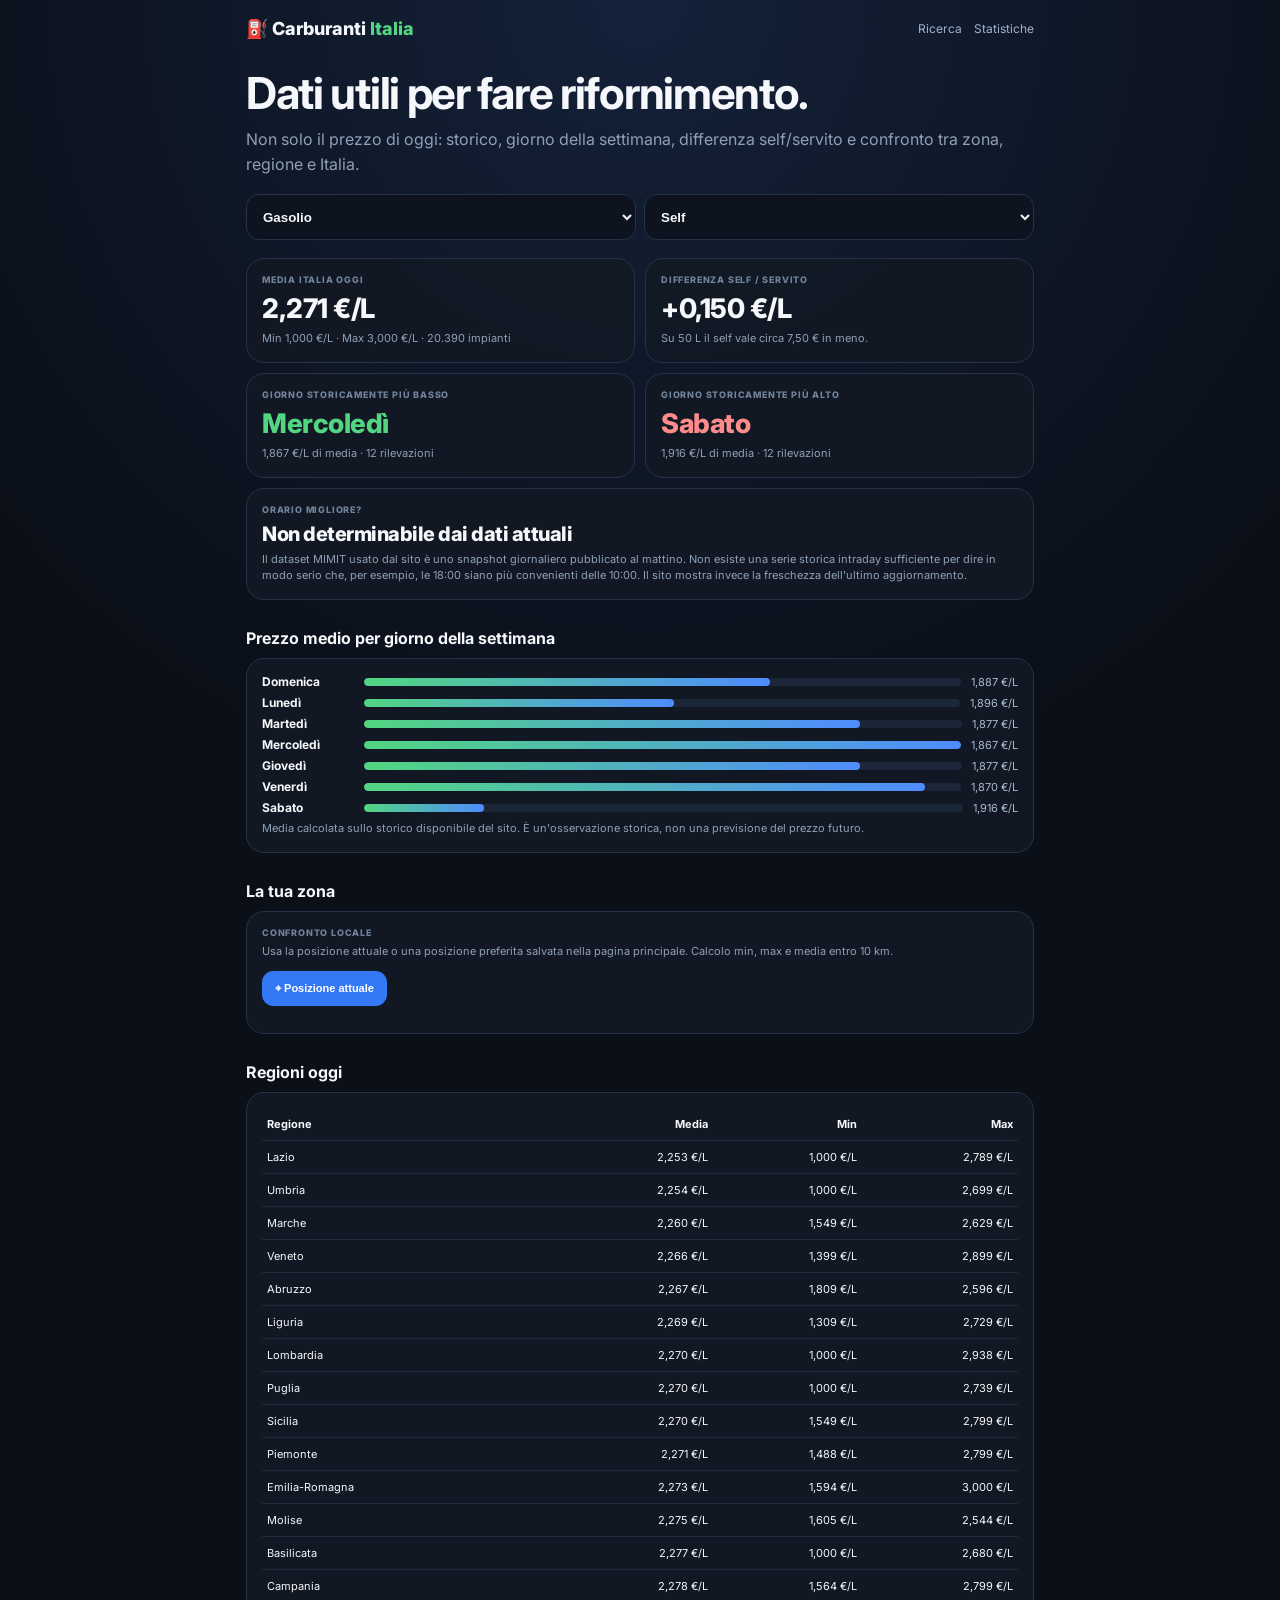
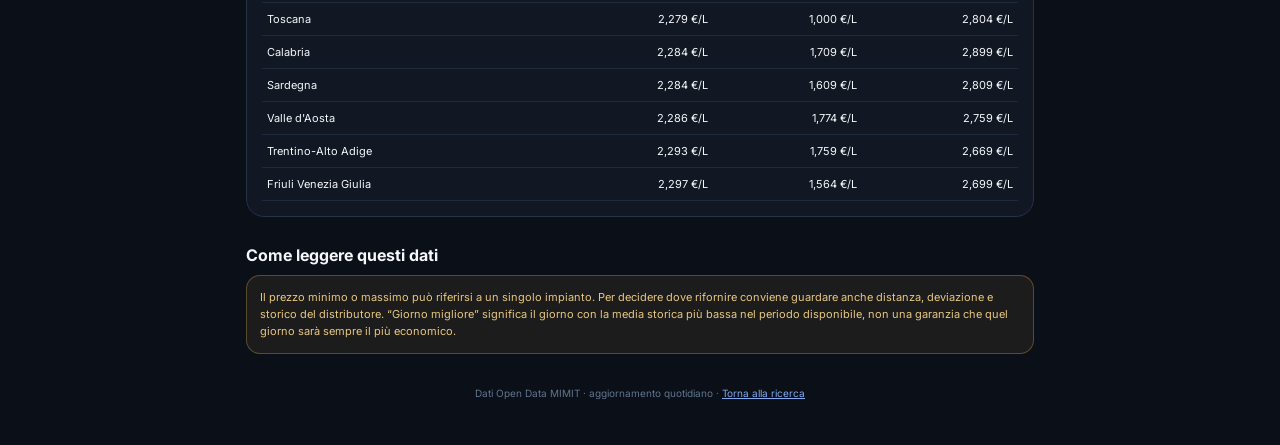
<file: site/dati-utili.html>
<!DOCTYPE html>
<html lang="it">
<head>
<meta charset="UTF-8">
<meta name="viewport" content="width=device-width,initial-scale=1,viewport-fit=cover">
<meta name="theme-color" content="#0a0f18">
<title>Dati utili carburanti — Carburanti Italia</title>
<meta name="description" content="Giorni più convenienti, minimi e massimi, confronto self-servito, prezzi in zona, regione e Italia dai dati MIMIT.">
<link rel="preconnect" href="https://fonts.googleapis.com">
<link href="https://fonts.googleapis.com/css2?family=Inter:wght@400;500;600;700;800&display=swap" rel="stylesheet">
<style>
:root{color-scheme:dark;--bg:#0a0f18;--panel:#111925;--panel2:#151f2d;--line:#253247;--text:#f5f7fa;--muted:#8fa0b5;--blue:#4f8cff;--green:#52d681;--red:#ef6464;--amber:#f1b84b}
*{box-sizing:border-box}body{margin:0;font-family:Inter,system-ui,-apple-system,sans-serif;background:radial-gradient(circle at top,#142139 0,#0a0f18 38%);color:var(--text);min-height:100vh}.shell{width:min(820px,100%);margin:auto;padding:18px 16px 44px}.top{display:flex;justify-content:space-between;align-items:center;gap:12px}.brand{font-weight:800;font-size:18px}.brand span{color:var(--green)}.nav{display:flex;gap:12px;align-items:center}.nav a{color:#9fb4cc;text-decoration:none;font-size:12px}.hero{margin:32px 0 18px}.hero h1{font-size:clamp(30px,8vw,44px);line-height:1.04;margin:0 0 10px;letter-spacing:-1.3px}.hero p{color:var(--muted);line-height:1.55;margin:0}.controls{display:grid;grid-template-columns:1fr 1fr;gap:8px;margin:18px 0}.control{height:46px;border:1px solid var(--line);background:#0d141f;color:var(--text);border-radius:13px;padding:0 12px;font-weight:700}.cards{display:grid;grid-template-columns:repeat(2,minmax(0,1fr));gap:10px}.card{background:rgba(17,25,37,.94);border:1px solid var(--line);border-radius:18px;padding:15px}.card.wide{grid-column:1/-1}.eyebrow{font-size:9px;text-transform:uppercase;letter-spacing:.8px;color:#70839a;font-weight:800}.value{font-size:27px;font-weight:800;margin-top:7px;letter-spacing:-.5px}.value.good{color:var(--green)}.value.bad{color:#ff8c8c}.sub{font-size:11px;color:var(--muted);line-height:1.45;margin-top:6px}.section-title{font-size:16px;margin:28px 0 10px}.day-list{display:grid;gap:6px}.day{display:grid;grid-template-columns:92px 1fr auto;gap:10px;align-items:center}.bar{height:8px;background:#1b2738;border-radius:999px;overflow:hidden}.bar span{display:block;height:100%;background:linear-gradient(90deg,#52d681,#4f8cff);border-radius:999px}.day strong{font-size:12px}.day em{font-style:normal;font-size:11px;color:#a8bacd}.local-actions{display:flex;gap:8px;flex-wrap:wrap;margin-top:11px}.btn{border:1px solid #365070;background:#132033;color:#dce9fb;border-radius:11px;padding:10px 12px;font-weight:800;font-size:11px;cursor:pointer}.btn.primary{background:#3478f6;border-color:#3478f6;color:#fff}.notice{padding:13px;border:1px solid rgba(241,184,75,.3);background:rgba(241,184,75,.08);border-radius:14px;color:#e8c77f;font-size:11px;line-height:1.55}.table{width:100%;border-collapse:collapse;font-size:11px}.table th,.table td{padding:9px 5px;border-bottom:1px solid #1e2b3e;text-align:right}.table th:first-child,.table td:first-child{text-align:left}.muted{color:var(--muted)}.footer{margin-top:32px;color:#61758d;font-size:10px;line-height:1.5;text-align:center}
@media(max-width:560px){.shell{padding:13px 11px 38px}.controls{grid-template-columns:1fr 1fr}.cards{grid-template-columns:1fr}.card.wide{grid-column:auto}.day{grid-template-columns:78px 1fr auto}.nav a:nth-child(2){display:none}}
</style>
</head>
<body>
<div class="shell">
<header class="top">
<div class="brand">⛽ Carburanti <span>Italia</span></div>
<nav class="nav"><a href="index.html">Ricerca</a><a href="statistiche.html">Statistiche</a></nav>
</header>

<section class="hero">
<h1>Dati utili per fare rifornimento.</h1>
<p>Non solo il prezzo di oggi: storico, giorno della settimana, differenza self/servito e confronto tra zona, regione e Italia.</p>
</section>

<div class="controls">
<select class="control" id="fuel"><option>Gasolio</option><option>Benzina</option><option>GPL</option><option>Metano</option></select>
<select class="control" id="mode"><option value="self">Self</option><option value="servito">Servito</option></select>
</div>

<div id="loading" class="notice">Carico i dati…</div>
<div id="content" style="display:none">

<div class="cards">
<div class="card"><div class="eyebrow">Media Italia oggi</div><div class="value" id="italy-avg">—</div><div class="sub" id="italy-range">—</div></div>
<div class="card"><div class="eyebrow">Differenza self / servito</div><div class="value" id="service-gap">—</div><div class="sub" id="service-saving">—</div></div>
<div class="card"><div class="eyebrow">Giorno storicamente più basso</div><div class="value good" id="best-day">—</div><div class="sub" id="best-day-note">ultimi dati disponibili</div></div>
<div class="card"><div class="eyebrow">Giorno storicamente più alto</div><div class="value bad" id="worst-day">—</div><div class="sub" id="worst-day-note">—</div></div>
<div class="card wide"><div class="eyebrow">Orario migliore?</div><div class="value" style="font-size:20px">Non determinabile dai dati attuali</div><div class="sub">Il dataset MIMIT usato dal sito è uno snapshot giornaliero pubblicato al mattino. Non esiste una serie storica intraday sufficiente per dire in modo serio che, per esempio, le 18:00 siano più convenienti delle 10:00. Il sito mostra invece la freschezza dell'ultimo aggiornamento.</div></div>
</div>

<h2 class="section-title">Prezzo medio per giorno della settimana</h2>
<div class="card"><div id="days" class="day-list"></div><div class="sub">Media calcolata sullo storico disponibile del sito. È un'osservazione storica, non una previsione del prezzo futuro.</div></div>

<h2 class="section-title">La tua zona</h2>
<div class="card">
<div class="eyebrow">Confronto locale</div>
<div class="sub">Usa la posizione attuale o una posizione preferita salvata nella pagina principale. Calcolo min, max e media entro 10 km.</div>
<div class="local-actions" id="local-actions"><button class="btn primary" id="gps">⌖ Posizione attuale</button></div>
<div id="local-result" style="margin-top:12px"></div>
</div>

<h2 class="section-title">Regioni oggi</h2>
<div class="card">
<table class="table"><thead><tr><th>Regione</th><th>Media</th><th>Min</th><th>Max</th></tr></thead><tbody id="regions"></tbody></table>
</div>

<h2 class="section-title">Come leggere questi dati</h2>
<div class="notice">Il prezzo minimo o massimo può riferirsi a un singolo impianto. Per decidere dove rifornire conviene guardare anche distanza, deviazione e storico del distributore. “Giorno migliore” significa il giorno con la media storica più bassa nel periodo disponibile, non una garanzia che quel giorno sarà sempre il più economico.</div>

</div>
<footer class="footer">Dati Open Data MIMIT · aggiornamento quotidiano · <a href="index.html" style="color:#7fa9ee">Torna alla ricerca</a></footer>
</div>
<script>
(function(){
"use strict";
var latest=null,history=null,stations=null;
var fuelEl=document.getElementById("fuel"),modeEl=document.getElementById("mode");
Promise.all([
 fetch("data/latest.json",{cache:"no-store"}).then(function(r){return r.json()}),
 fetch("data/history.json",{cache:"no-store"}).then(function(r){return r.json()})
]).then(function(x){
 latest=x[0];history=x[1];
 document.getElementById("loading").style.display="none";
 document.getElementById("content").style.display="block";
 render();
 renderFavoriteButtons();
}).catch(function(){document.getElementById("loading").textContent="Impossibile caricare i dati.";});
fuelEl.onchange=render;modeEl.onchange=render;

function euro(v){return v==null?"n.d.":Number(v).toFixed(3).replace(".",",")+" €/L"}
function weekdayName(n){return ["Domenica","Lunedì","Martedì","Mercoledì","Giovedì","Venerdì","Sabato"][n]}
function statsForDay(){
 var fuel=fuelEl.value,mode=modeEl.value,buckets=[[],[],[],[],[],[],[]];
 history.forEach(function(h){var p=h&&h.nazionale&&h.nazionale[fuel]&&h.nazionale[fuel][mode]&&h.nazionale[fuel][mode].media;if(p){var d=new Date(h.data+"T12:00:00");buckets[d.getDay()].push(+p);}});
 return buckets.map(function(arr,i){return {day:i,count:arr.length,avg:arr.length?arr.reduce(function(a,b){return a+b},0)/arr.length:null};}).filter(function(x){return x.avg!==null});
}
function render(){
 var fuel=fuelEl.value,mode=modeEl.value,n=latest.nazionale&&latest.nazionale[fuel]&&latest.nazionale[fuel][mode];
 if(!n)return;
 document.getElementById("italy-avg").textContent=euro(n.media);
 document.getElementById("italy-range").textContent="Min "+euro(n.min)+" · Max "+euro(n.max)+" · "+(n.num_impianti||0).toLocaleString("it-IT")+" impianti";
 var ns=latest.nazionale[fuel]||{},self=ns.self&&ns.self.media,serv=ns.servito&&ns.servito.media;
 var gap=self&&serv?serv-self:null;
 document.getElementById("service-gap").textContent=gap==null?"n.d.":"+"+gap.toFixed(3).replace(".",",")+" €/L";
 document.getElementById("service-saving").textContent=gap==null?"":"Su 50 L il self vale circa "+(gap*50).toFixed(2).replace(".",",")+" € in meno.";
 var ds=statsForDay().sort(function(a,b){return a.avg-b.avg}),best=ds[0],worst=ds[ds.length-1];
 document.getElementById("best-day").textContent=best?weekdayName(best.day):"n.d.";
 document.getElementById("best-day-note").textContent=best?euro(best.avg)+" di media · "+best.count+" rilevazioni":"";
 document.getElementById("worst-day").textContent=worst?weekdayName(worst.day):"n.d.";
 document.getElementById("worst-day-note").textContent=worst?euro(worst.avg)+" di media · "+worst.count+" rilevazioni":"";
 renderDays(ds);
 renderRegions();
 var lr=document.getElementById("local-result");if(lr.dataset.lat)renderLocal(+lr.dataset.lat,+lr.dataset.lng,lr.dataset.label||"Zona");
}
function renderDays(){
 var ds=statsForDay(),vals=ds.map(function(x){return x.avg}),lo=Math.min.apply(null,vals),hi=Math.max.apply(null,vals),wrap=document.getElementById("days");
 ds.sort(function(a,b){return a.day-b.day});
 wrap.innerHTML=ds.map(function(x){var pct=hi===lo?100:20+80*(hi-x.avg)/(hi-lo);return '<div class="day"><strong>'+weekdayName(x.day)+'</strong><div class="bar"><span style="width:'+pct.toFixed(0)+'%"></span></div><em>'+euro(x.avg)+'</em></div>';}).join("");
}
function renderRegions(){
 var fuel=fuelEl.value,mode=modeEl.value,rows=[];
 Object.keys(latest.regionale||{}).forEach(function(name){var s=latest.regionale[name]&&latest.regionale[name][fuel]&&latest.regionale[name][fuel][mode];if(s&&s.media)rows.push({name:name,s:s});});
 rows.sort(function(a,b){return a.s.media-b.s.media});
 document.getElementById("regions").innerHTML=rows.map(function(r){return '<tr><td>'+esc(r.name)+'</td><td>'+euro(r.s.media)+'</td><td>'+euro(r.s.min)+'</td><td>'+euro(r.s.max)+'</td></tr>';}).join("");
}
function loadStations(){if(stations)return Promise.resolve(stations);return fetch("data/stations.json").then(function(r){return r.json()}).then(function(x){stations=x;return x});}
function hav(a,b,c,d){var R=6371,x=(c-a)*Math.PI/180,y=(d-b)*Math.PI/180,z=Math.sin(x/2)**2+Math.cos(a*Math.PI/180)*Math.cos(c*Math.PI/180)*Math.sin(y/2)**2;return R*2*Math.atan2(Math.sqrt(z),Math.sqrt(1-z))}
function renderLocal(lat,lng,label){
 var out=document.getElementById("local-result");out.dataset.lat=lat;out.dataset.lng=lng;out.dataset.label=label;out.innerHTML='<div class="sub">Calcolo '+esc(label)+'…</div>';
 loadStations().then(function(list){
  var fuel=fuelEl.value,mode=modeEl.value,vals=[];
  list.forEach(function(s){if(!s.lat||!s.lng||!s.prezzi||!s.prezzi[fuel])return;var p=s.prezzi[fuel][mode];if(!p)return;var d=hav(lat,lng,s.lat,s.lng);if(d<=10)vals.push({p:+p,d:d,s:s});});
  vals.sort(function(a,b){return a.p-b.p});if(!vals.length){out.innerHTML='<div class="sub">Nessun prezzo entro 10 km.</div>';return}
  var avg=vals.reduce(function(a,b){return a+b.p},0)/vals.length,best=vals[0],worst=vals[vals.length-1];
  out.innerHTML='<div class="cards"><div class="card"><div class="eyebrow">'+esc(label)+' · 10 km</div><div class="value good">'+euro(best.p)+'</div><div class="sub">Min · '+esc(best.s.bandiera||best.s.gestore||best.s.nome||"Distributore")+' · '+best.d.toFixed(1)+' km</div></div><div class="card"><div class="eyebrow">Media zona</div><div class="value">'+euro(avg)+'</div><div class="sub">'+vals.length+' distributori · max '+euro(worst.p)+'</div></div></div>';
 });
}
document.getElementById("gps").onclick=function(){if(!navigator.geolocation){alert("GPS non disponibile");return}navigator.geolocation.getCurrentPosition(function(p){renderLocal(p.coords.latitude,p.coords.longitude,"Posizione attuale")},function(){alert("Impossibile ottenere la posizione")})};
function renderFavoriteButtons(){try{var favs=JSON.parse(localStorage.getItem("fuel-favorite-locations-v1")||"[]"),wrap=document.getElementById("local-actions");favs.filter(Boolean).forEach(function(f){var b=document.createElement("button");b.className="btn";b.textContent="★ "+f.label;b.onclick=function(){renderLocal(+f.lat,+f.lng,f.label)};wrap.appendChild(b);});}catch(e){}}
function esc(s){return String(s==null?"":s).replace(/&/g,"&amp;").replace(/</g,"&lt;").replace(/>/g,"&gt;").replace(/"/g,"&quot;")}
})();
</script>
</body>
</html>
</file>
